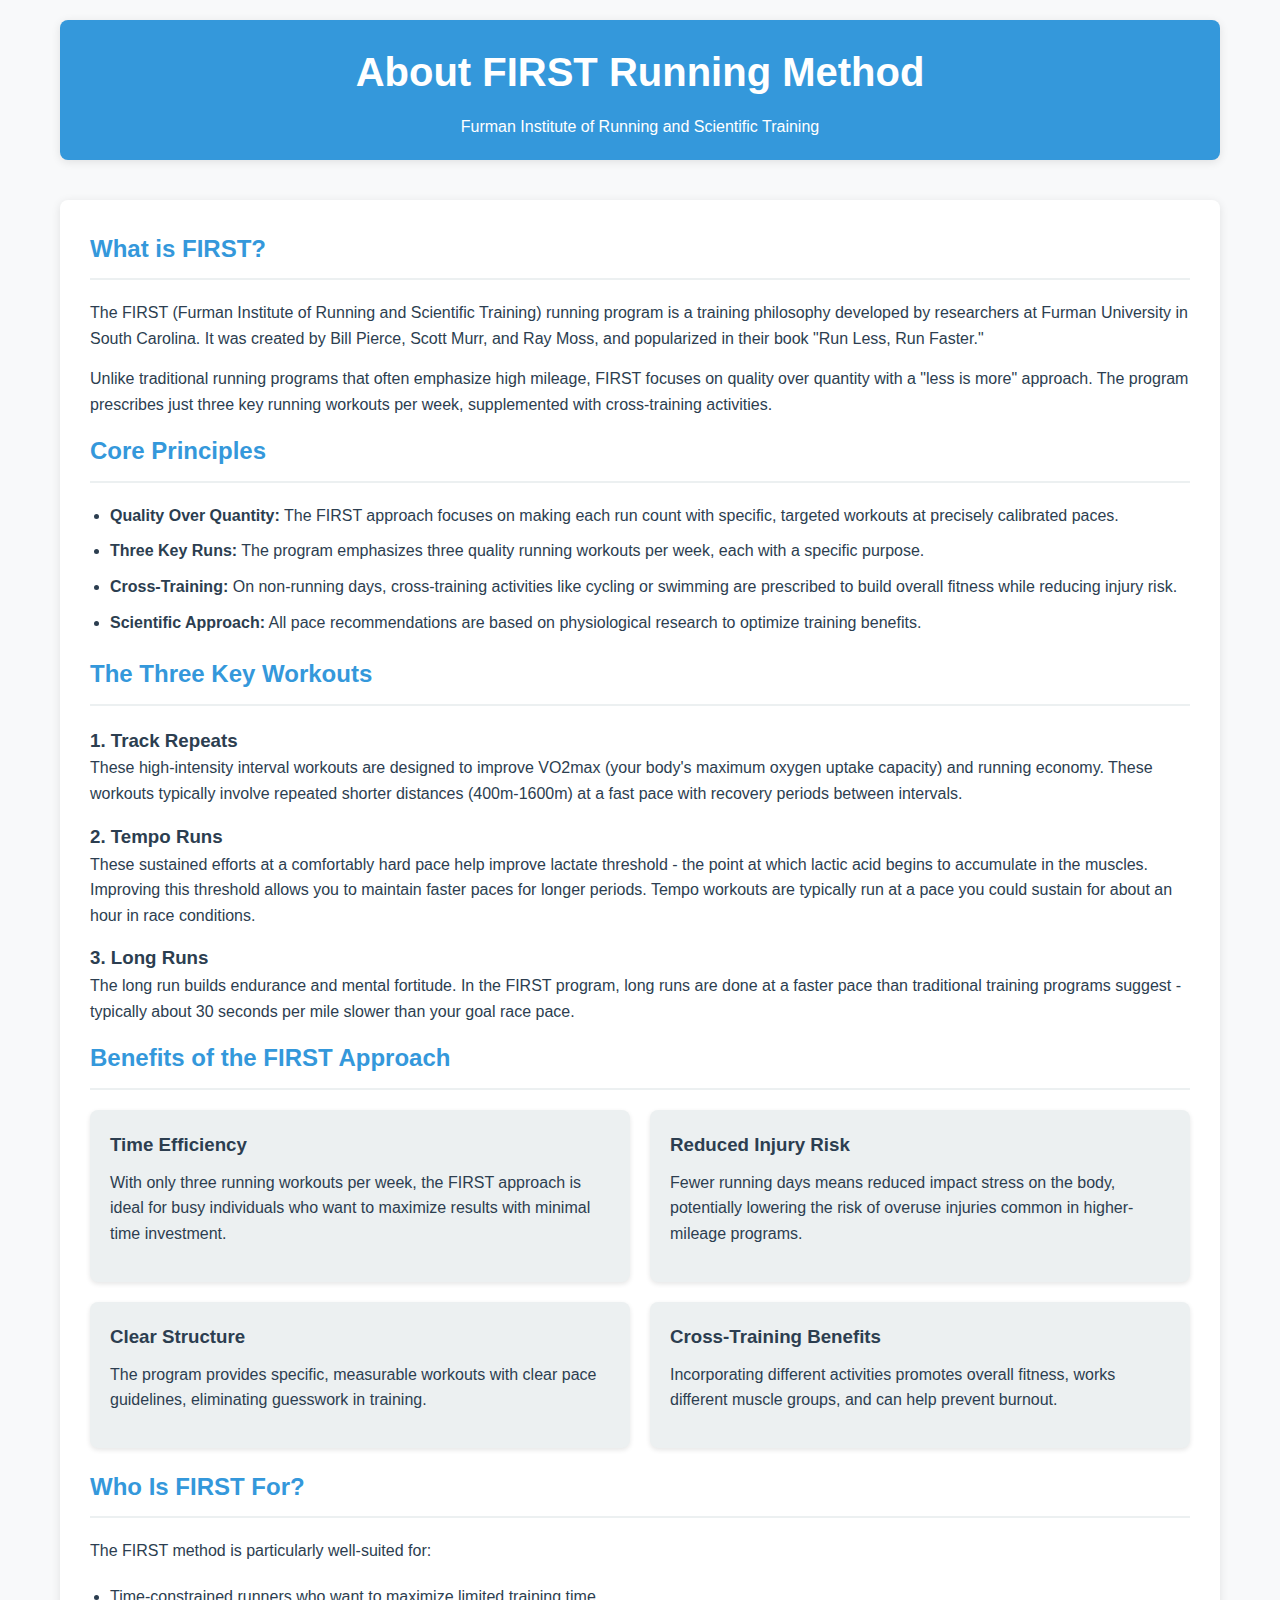
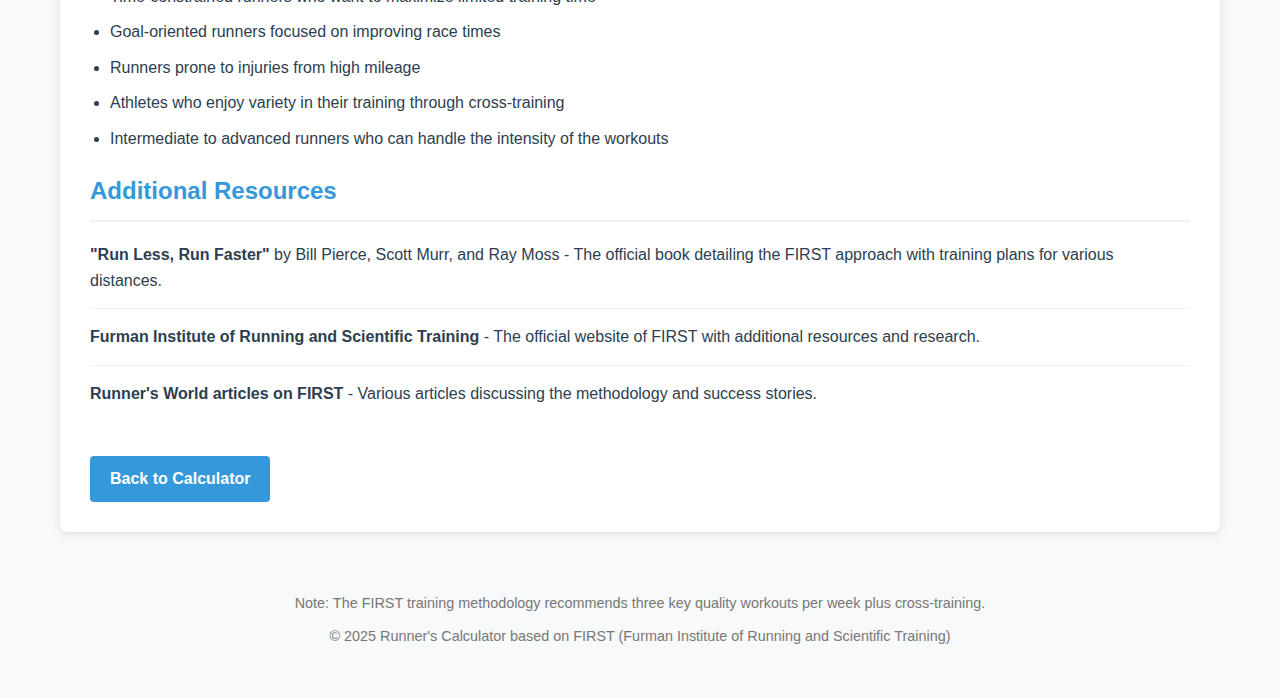
<file: about.html>
<!DOCTYPE html>
<html lang="en">
<head>
    <meta charset="UTF-8">
    <meta name="viewport" content="width=device-width, initial-scale=1.0">
    <title>About FIRST - Runner Calculator</title>
    <link rel="stylesheet" href="css/styles.css">
    <style>
        .about-section {
            background-color: white;
            padding: 30px;
            border-radius: 8px;
            box-shadow: 0 2px 10px rgba(0, 0, 0, 0.1);
            margin-bottom: 30px;
        }
        
        .about-section h2 {
            color: #3498db;
            margin-bottom: 20px;
            border-bottom: 2px solid #ecf0f1;
            padding-bottom: 10px;
        }
        
        .about-section p {
            margin-bottom: 15px;
        }
        
        .principles {
            margin: 20px 0;
            padding-left: 20px;
        }
        
        .principles li {
            margin-bottom: 10px;
        }
        
        .benefits {
            display: grid;
            grid-template-columns: 1fr;
            gap: 20px;
            margin: 20px 0;
        }
        
        @media (min-width: 768px) {
            .benefits {
                grid-template-columns: 1fr 1fr;
            }
        }
        
        .benefit-card {
            background-color: #ecf0f1;
            padding: 20px;
            border-radius: 8px;
            box-shadow: 0 2px 5px rgba(0, 0, 0, 0.1);
        }
        
        .benefit-card h3 {
            color: #2c3e50;
            margin-bottom: 10px;
        }
        
        .resources-list {
            list-style-type: none;
            padding-left: 0;
        }
        
        .resources-list li {
            margin-bottom: 15px;
            padding-bottom: 15px;
            border-bottom: 1px solid #ecf0f1;
        }
        
        .resources-list li:last-child {
            border-bottom: none;
        }
        
        .back-button {
            display: inline-block;
            margin-top: 20px;
            background-color: #3498db;
            color: white;
            padding: 10px 20px;
            border-radius: 4px;
            text-decoration: none;
            font-weight: 600;
            transition: all 0.3s ease;
        }
        
        .back-button:hover {
            background-color: #2980b9;
            transform: translateY(-2px);
        }
    </style>
</head>
<body>
    <div class="container">
        <header>
            <h1>About FIRST Running Method</h1>
            <p>Furman Institute of Running and Scientific Training</p>
        </header>
        
        <section class="about-section">
            <h2>What is FIRST?</h2>
            <p>The FIRST (Furman Institute of Running and Scientific Training) running program is a training philosophy developed by researchers at Furman University in South Carolina. It was created by Bill Pierce, Scott Murr, and Ray Moss, and popularized in their book "Run Less, Run Faster."</p>
            
            <p>Unlike traditional running programs that often emphasize high mileage, FIRST focuses on quality over quantity with a "less is more" approach. The program prescribes just three key running workouts per week, supplemented with cross-training activities.</p>
            
            <h2>Core Principles</h2>
            <ul class="principles">
                <li><strong>Quality Over Quantity:</strong> The FIRST approach focuses on making each run count with specific, targeted workouts at precisely calibrated paces.</li>
                <li><strong>Three Key Runs:</strong> The program emphasizes three quality running workouts per week, each with a specific purpose.</li>
                <li><strong>Cross-Training:</strong> On non-running days, cross-training activities like cycling or swimming are prescribed to build overall fitness while reducing injury risk.</li>
                <li><strong>Scientific Approach:</strong> All pace recommendations are based on physiological research to optimize training benefits.</li>
            </ul>
            
            <h2>The Three Key Workouts</h2>
            
            <h3>1. Track Repeats</h3>
            <p>These high-intensity interval workouts are designed to improve VO2max (your body's maximum oxygen uptake capacity) and running economy. These workouts typically involve repeated shorter distances (400m-1600m) at a fast pace with recovery periods between intervals.</p>
            
            <h3>2. Tempo Runs</h3>
            <p>These sustained efforts at a comfortably hard pace help improve lactate threshold - the point at which lactic acid begins to accumulate in the muscles. Improving this threshold allows you to maintain faster paces for longer periods. Tempo workouts are typically run at a pace you could sustain for about an hour in race conditions.</p>
            
            <h3>3. Long Runs</h3>
            <p>The long run builds endurance and mental fortitude. In the FIRST program, long runs are done at a faster pace than traditional training programs suggest - typically about 30 seconds per mile slower than your goal race pace.</p>
            
            <h2>Benefits of the FIRST Approach</h2>
            
            <div class="benefits">
                <div class="benefit-card">
                    <h3>Time Efficiency</h3>
                    <p>With only three running workouts per week, the FIRST approach is ideal for busy individuals who want to maximize results with minimal time investment.</p>
                </div>
                
                <div class="benefit-card">
                    <h3>Reduced Injury Risk</h3>
                    <p>Fewer running days means reduced impact stress on the body, potentially lowering the risk of overuse injuries common in higher-mileage programs.</p>
                </div>
                
                <div class="benefit-card">
                    <h3>Clear Structure</h3>
                    <p>The program provides specific, measurable workouts with clear pace guidelines, eliminating guesswork in training.</p>
                </div>
                
                <div class="benefit-card">
                    <h3>Cross-Training Benefits</h3>
                    <p>Incorporating different activities promotes overall fitness, works different muscle groups, and can help prevent burnout.</p>
                </div>
            </div>
            
            <h2>Who Is FIRST For?</h2>
            <p>The FIRST method is particularly well-suited for:</p>
            <ul class="principles">
                <li>Time-constrained runners who want to maximize limited training time</li>
                <li>Goal-oriented runners focused on improving race times</li>
                <li>Runners prone to injuries from high mileage</li>
                <li>Athletes who enjoy variety in their training through cross-training</li>
                <li>Intermediate to advanced runners who can handle the intensity of the workouts</li>
            </ul>
            
            <h2>Additional Resources</h2>
            <ul class="resources-list">
                <li>
                    <strong>"Run Less, Run Faster"</strong> by Bill Pierce, Scott Murr, and Ray Moss - The official book detailing the FIRST approach with training plans for various distances.
                </li>
                <li>
                    <strong>Furman Institute of Running and Scientific Training</strong> - The official website of FIRST with additional resources and research.
                </li>
                <li>
                    <strong>Runner's World articles on FIRST</strong> - Various articles discussing the methodology and success stories.
                </li>
            </ul>
            
            <a href="index.html" class="back-button">Back to Calculator</a>
        </section>
        
        <footer>
            <p>Note: The FIRST training methodology recommends three key quality workouts per week plus cross-training.</p>
            <p>&copy; 2025 Runner's Calculator based on FIRST (Furman Institute of Running and Scientific Training)</p>
        </footer>
    </div>
</body>
</html>
</file>
<file: css/styles.css>
/* Global Styles */
:root {
    --primary-color: #3498db;
    --secondary-color: #2ecc71;
    --accent-color: #e74c3c;
    --dark-color: #34495e;
    --light-color: #ecf0f1;
    --text-color: #2c3e50;
    --shadow: 0 2px 10px rgba(0, 0, 0, 0.1);
}

* {
    margin: 0;
    padding: 0;
    box-sizing: border-box;
}

body {
    font-family: 'Segoe UI', Tahoma, Geneva, Verdana, sans-serif;
    line-height: 1.6;
    color: var(--text-color);
    background-color: #f8f9fa;
}

.container {
    max-width: 1200px;
    margin: 0 auto;
    padding: 20px;
}

/* Header */
header {
    text-align: center;
    margin-bottom: 40px;
    padding: 20px;
    background-color: var(--primary-color);
    color: white;
    border-radius: 8px;
    box-shadow: var(--shadow);
}

header h1 {
    margin-bottom: 10px;
    font-size: 2.5rem;
}

/* Main Content Layout */
main {
    display: grid;
    grid-template-columns: 1fr;
    gap: 30px;
}

@media (min-width: 768px) {
    main {
        grid-template-columns: 1fr 1fr;
    }
}

/* Form Styles */
.calculator-form {
    background-color: white;
    padding: 30px;
    border-radius: 8px;
    box-shadow: var(--shadow);
}

.form-group {
    margin-bottom: 20px;
}

.form-group label {
    display: block;
    margin-bottom: 8px;
    font-weight: 600;
}

.form-group input,
.form-group select {
    width: 100%;
    padding: 12px;
    border: 1px solid #ddd;
    border-radius: 4px;
    font-size: 16px;
}

/* Weight input with unit toggle */
.weight-input {
    display: flex;
    align-items: center;
    gap: 15px;
}

.weight-input input {
    flex: 1;
}

.unit-toggle {
    display: flex;
    align-items: center;
    background-color: var(--light-color);
    border-radius: 4px;
    padding: 4px;
    min-width: 120px;
    justify-content: center;
}

.unit-toggle input[type="radio"] {
    display: none;
}

.unit-toggle label {
    margin: 0;
    padding: 6px 12px;
    cursor: pointer;
    border-radius: 4px;
    font-size: 14px;
    font-weight: 600;
    min-width: 40px;
    text-align: center;
}

.unit-toggle input[type="radio"]:checked + label {
    background-color: var(--primary-color);
    color: white;
}

/* Distance input with unit toggle */
.distance-input {
    display: flex;
    align-items: center;
    gap: 15px;
}

.distance-input select {
    flex: 1;
}

/* Time input */
.time-input {
    display: flex;
    align-items: center;
}

.time-input input {
    width: 70px;
    text-align: center;
}

.time-input span {
    margin: 0 8px;
    font-weight: bold;
}

.form-actions {
    display: flex;
    gap: 10px;
    margin-top: 30px;
}

button {
    padding: 12px 20px;
    border: none;
    border-radius: 4px;
    cursor: pointer;
    font-weight: 600;
    font-size: 16px;
    transition: all 0.3s ease;
}

button[type="submit"] {
    background-color: var(--secondary-color);
    color: white;
    flex: 2;
}

button[type="reset"] {
    background-color: #f8f9fa;
    color: var(--text-color);
    border: 1px solid #ddd;
    flex: 1;
}

button:hover {
    opacity: 0.9;
    transform: translateY(-2px);
}

/* Results Section */
.results {
    background-color: white;
    padding: 30px;
    border-radius: 8px;
    box-shadow: var(--shadow);
}

.results h2 {
    color: var(--primary-color);
    margin-bottom: 20px;
    text-align: center;
}

.result-card {
    background-color: var(--light-color);
    padding: 20px;
    margin-bottom: 20px;
    border-radius: 8px;
    box-shadow: var(--shadow);
}

.result-card h3 {
    color: var(--dark-color);
    margin-bottom: 10px;
}

.pace {
    font-size: 1.5rem;
    font-weight: bold;
    color: var(--accent-color);
    margin-bottom: 10px;
}

.description {
    color: var(--text-color);
    font-size: 0.95rem;
    margin-bottom: 15px;
}

.workout-examples {
    margin-top: 15px;
}

.workout-examples ul {
    margin-left: 20px;
    margin-top: 8px;
}

.workout-examples li {
    margin-bottom: 5px;
    font-size: 0.9rem;
}

/* Weekly Schedule */
.weekly-schedule {
    margin-top: 30px;
    padding: 20px;
    background-color: var(--light-color);
    border-radius: 8px;
    box-shadow: var(--shadow);
}

.weekly-schedule h3 {
    color: var(--dark-color);
    margin-bottom: 15px;
    text-align: center;
}

.weekly-schedule table {
    width: 100%;
    border-collapse: collapse;
}

.weekly-schedule th, 
.weekly-schedule td {
    padding: 10px;
    text-align: left;
    border-bottom: 1px solid #ddd;
}

.weekly-schedule th {
    background-color: var(--primary-color);
    color: white;
}

.weekly-schedule tr:last-child td {
    border-bottom: none;
}

.weekly-schedule tr:nth-child(even) {
    background-color: rgba(255, 255, 255, 0.5);
}

.message {
    text-align: center;
    padding: 30px;
    color: #777;
}

.error {
    color: var(--accent-color);
    font-weight: bold;
}

.hidden {
    display: none;
}

/* Footer */
footer {
    margin-top: 40px;
    text-align: center;
    padding: 20px;
    color: #777;
    font-size: 0.9rem;
}

footer p {
    margin-bottom: 10px;
}

/* Training Plan Styles */
.training-weeks-input {
    display: flex;
    align-items: center;
    gap: 15px;
}

.training-weeks-input input {
    width: 100px;
    text-align: center;
}

.helper-text {
    color: #777;
    font-size: 0.9rem;
    font-style: italic;
}

.training-plan {
    margin-top: 30px;
    padding: 20px;
    background-color: var(--light-color);
    border-radius: 8px;
    box-shadow: var(--shadow);
    text-align: center;
}

.training-plan h3 {
    color: var(--dark-color);
    margin-bottom: 15px;
}

.training-plan p {
    margin-bottom: 20px;
    color: #666;
}

.download-button {
    background-color: var(--secondary-color);
    color: white;
    padding: 12px 24px;
    border-radius: 4px;
    border: none;
    font-size: 16px;
    font-weight: 600;
    cursor: pointer;
    display: inline-flex;
    align-items: center;
    gap: 10px;
    transition: all 0.3s ease;
}

.download-button:hover {
    transform: translateY(-2px);
    box-shadow: 0 4px 12px rgba(46, 204, 113, 0.2);
}

.download-icon {
    font-size: 1.2em;
}
</file>
